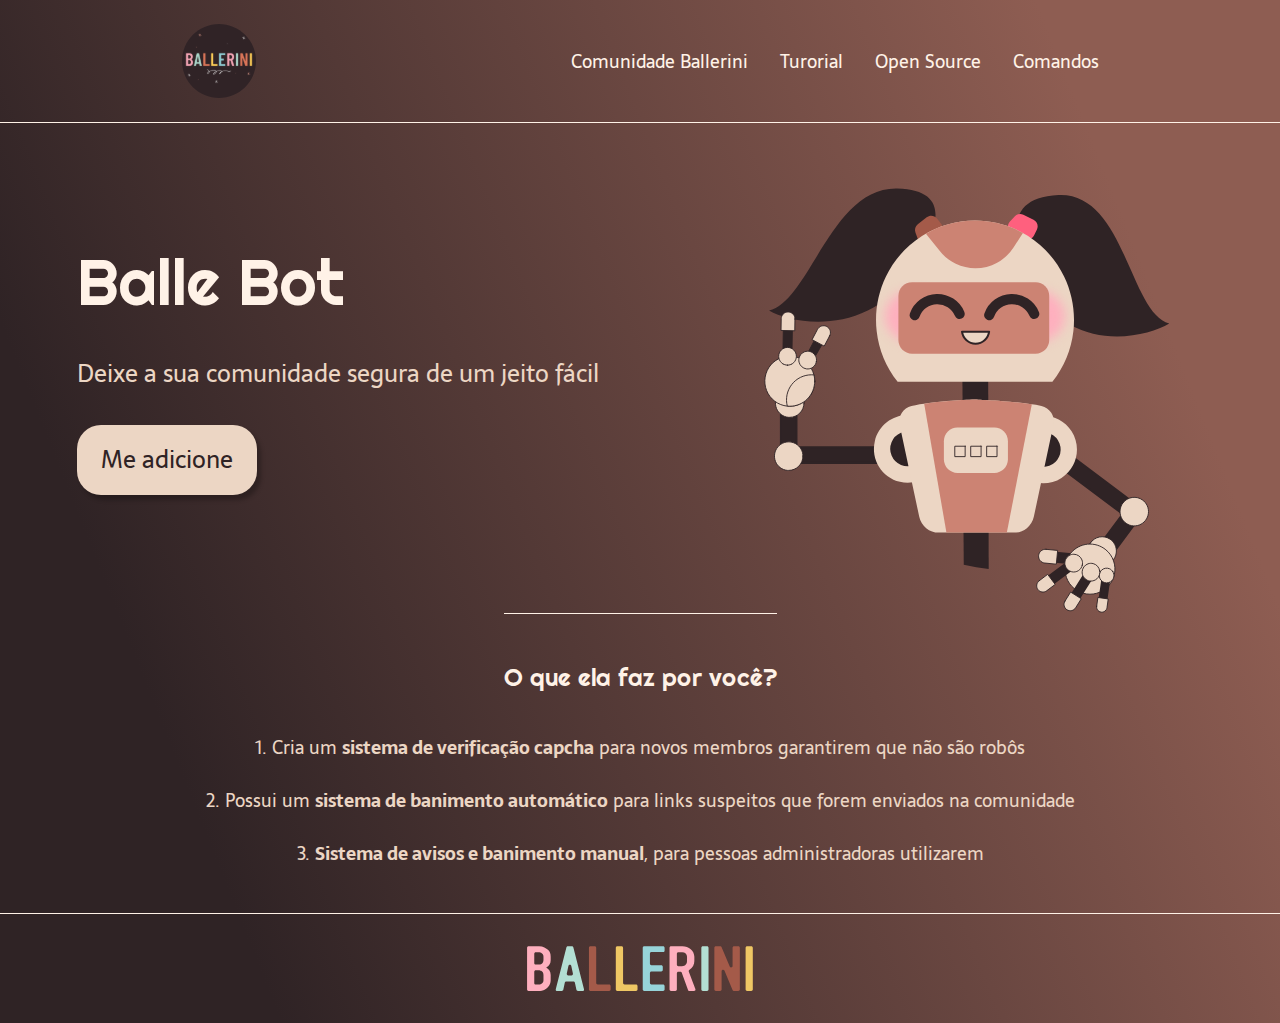
<file: programacao_web/Projeto-0/index.html>
<!DOCTYPE html>
<html lang="pt-BR">
<head>
    <meta charset="UTF-8">
    <meta name="viewport" content="width=device-width, initial-scale=1.0">
    <meta name="description" content="Apenas um teste de descrição da landding page.">
    <title>Landding Page (Pedro Henrique)</title>
    <link rel="stylesheet" type="text/css" href="sytle.css">
</head>
<body>
    <header class="cabecalho">
        <img class="cabecalho-logo-ballerini" src="images/logo.svg" alt="Logo Ballerini">
        <nav class="cabecalho-menu">
            <a class="cabecalho-menu-items">Comunidade Ballerini</a>
            <a class="cabecalho-menu-items">Turorial</a>
            <a class="cabecalho-menu-items">Open Source</a>
            <a class="cabecalho-menu-items">Comandos</a>
        </nav>
    </header>

    <main class="principal">
        <section class="principal-primario">
            <div class="principal-primario-conteudo">
                <h1 class="principal-primario-conteudo-titulo">Balle Bot</h1>
                <h2 class="principal-primario-conteudo-subtitulo">Deixe a sua comunidade segura de um jeito fácil</h2>
                <button class="principal-primario-conteudo-butao">Me adicione</button>
            </div>
            <img class="principal-primario-imagem"src="images/robo-balle-bot.svg" alt="Robo Balle Bot">
        </section>
        <section class="principal-secundario">
            <h3 class="principal-secundario-titulo">O que ela faz por você?</h3>
            <p class="principal-secundario-paragrafo">1. Cria um <strong>sistema de verificação capcha</strong> para novos membros garantirem que não são robôs</p>
            <p class="principal-secundario-paragrafo">2. Possui um <strong>sistema de banimento automático</strong> para links suspeitos que forem enviados na comunidade</p>
            <p class="principal-secundario-paragrafo">3. <strong>Sistema de avisos e banimento manual</strong>, para pessoas administradoras utilizarem</p>
        </section>
    </main>

    <footer class="rodape">
        <img class="rodape-imagem" src="images/ballerini.svg" alt="Nome Ballerini">
    </footer>
</body>
</html>
</file>
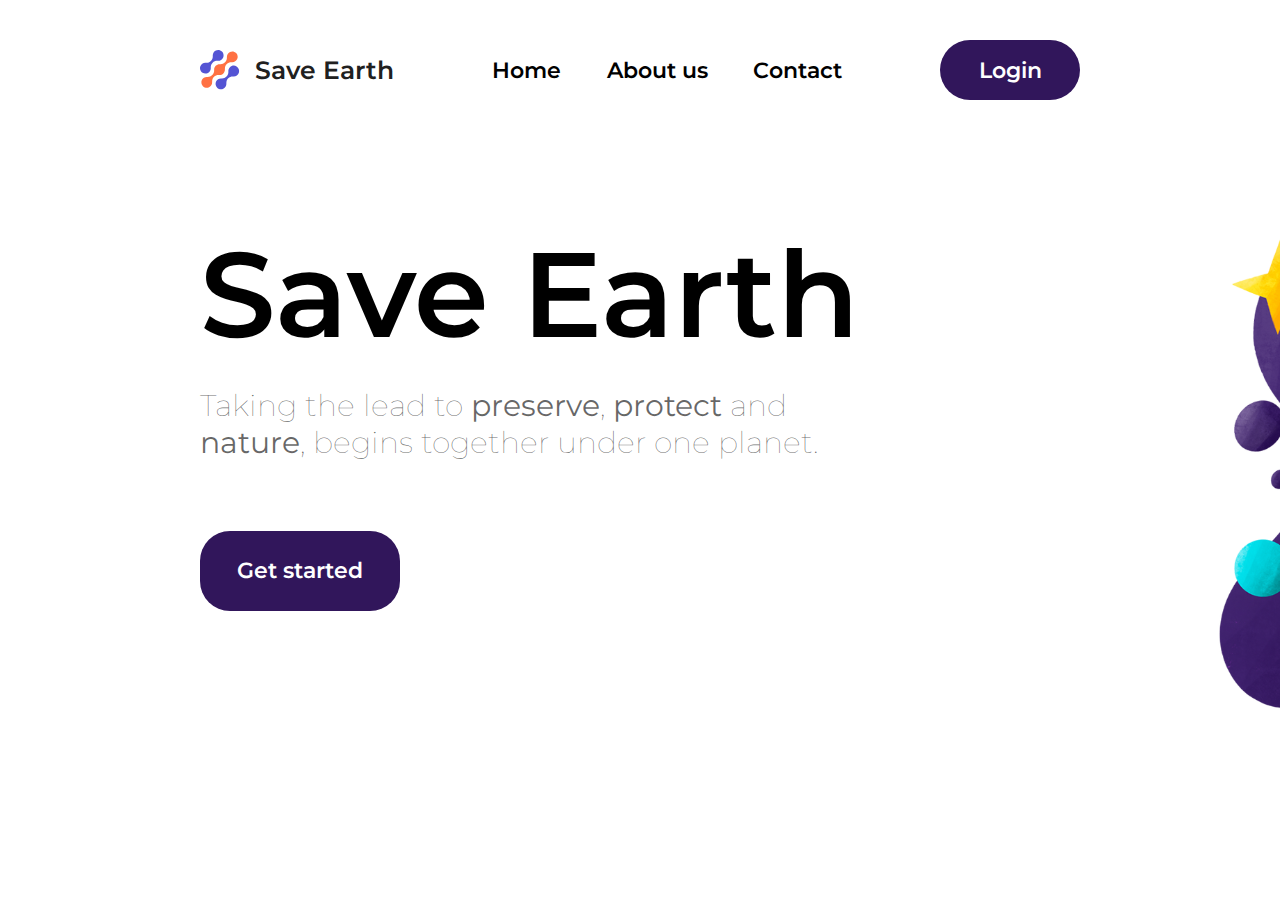
<file: programacao_web/Projeto-1/index.html>
<!DOCTYPE html>
<html lang="pt-BR">
<head>
    <meta charset="UTF-8">
    <meta name="viewport" content="width=device-width, initial-scale=1.0">
    <title>Página Web</title>
    <link rel="stylesheet" type="text/css" href="style.css">
</head>
<body>
    <header class="cabecalho">
        <section class="cabecalho-marca">
            <img class="cabecalho-marca-logo" src="images/logo.svg" alt="Logo">
            <h2 class="cabecalho-marca-titulo">Save Earth</h2>
        </section>
        <nav class="cabecalho-menu">
            <a class="cabecalho-menu-items" href="">Home</a>
            <a class="cabecalho-menu-items" href="">About us</a>
            <a class="cabecalho-menu-items" href="">Contact</a>
        </nav>
        <button class="cabecalho-login">Login</button>
    </header>
    <main class="principal">
        <div class="principal-conteudo">
            <h1 class="principal-conteudo-titulo">Save Earth</h1>
            <p class="principal-conteudo-paragrafo">Taking the lead to <strong>preserve</strong>, <strong>protect</strong> and <strong>nature</strong>, begins together under one planet.</p>
            <button class="principal-conteudo-butao">Get started</button>
        </div>
        <img class="principal-imagem" src="images/image_space.svg" alt="Imagem espaço" width="700px">
    </main>
</body>
</html>
</file>
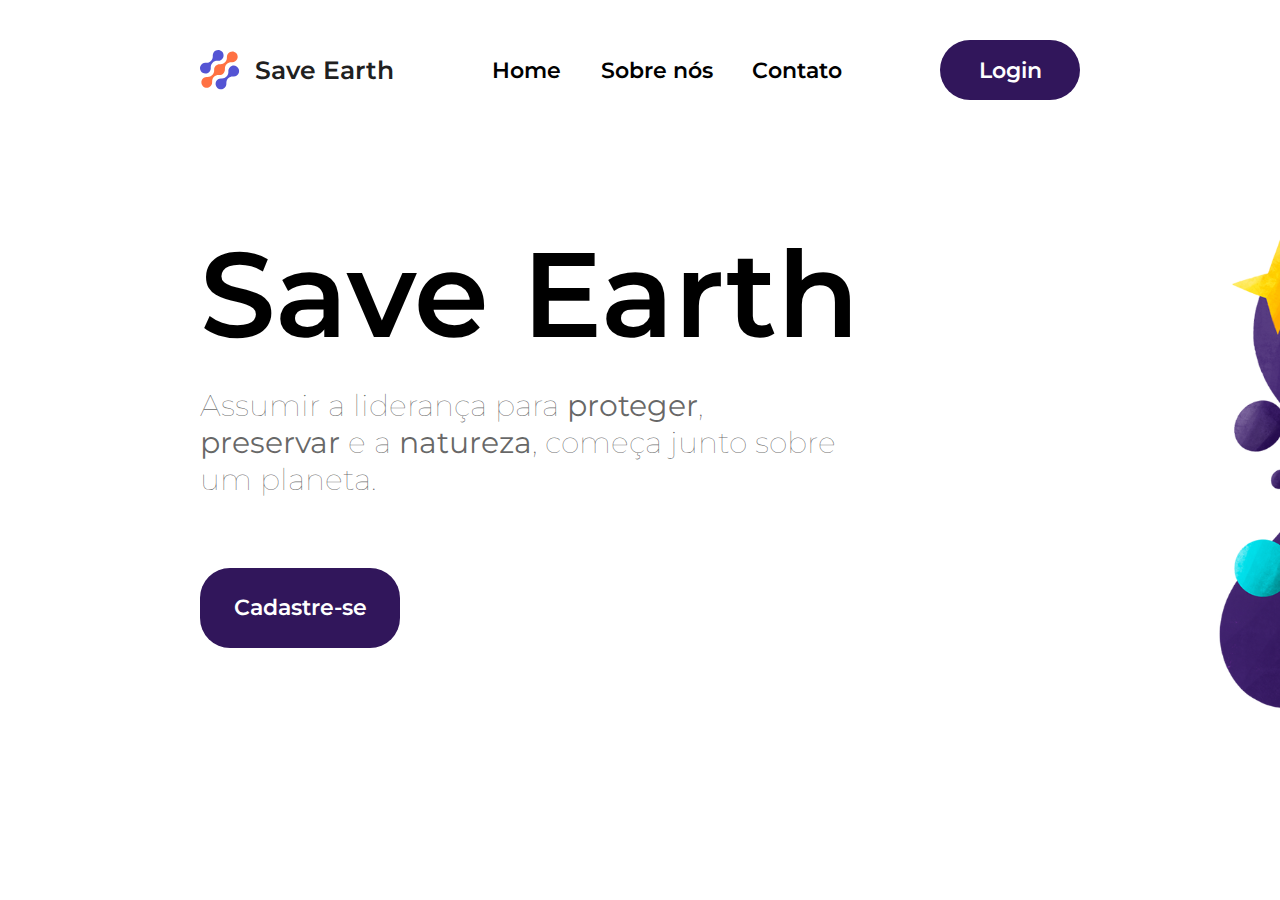
<file: programacao_web/Projeto-2 copy/index.html>
<!DOCTYPE html>
<html lang="pt-BR">
<head>
    <meta charset="UTF-8">
    <meta name="viewport" content="width=device-width, initial-scale=1.0">
    <title>Página Web</title>
    <link rel="stylesheet" type="text/css" href="style.css">
</head>
<body>
    <header class="cabecalho">
        <section class="cabecalho-marca">
            <img class="cabecalho-marca-logo" src="images/logo.svg" alt="Logo">
            <h2 class="cabecalho-marca-titulo">Save Earth</h2>
        </section>
        <nav class="cabecalho-menu">
            <a class="cabecalho-menu-items" href="">Home</a>
            <a class="cabecalho-menu-items" href="">Sobre nós</a>
            <a class="cabecalho-menu-items" href="">Contato</a>
        </nav>
        <button class="cabecalho-login">Login</button>
    </header>
    <main class="principal">
        <div class="principal-conteudo">
            <h1 class="principal-conteudo-titulo">Save Earth</h1>
            <p class="principal-conteudo-paragrafo">Assumir a liderança para <strong>proteger</strong>, <strong>preservar</strong> e a <strong>natureza</strong>, começa junto sobre um planeta.</p>
            <button class="principal-conteudo-butao"><a class="principal-conteudo-butao-texto" href="formulario.html">Cadastre-se</a></button>
        </div>
        <img class="principal-imagem" src="images/image_space.svg" alt="Imagem espaço" width="700px">
    </main>
    <script>
        
    </script>
</body>
</html>
</file>
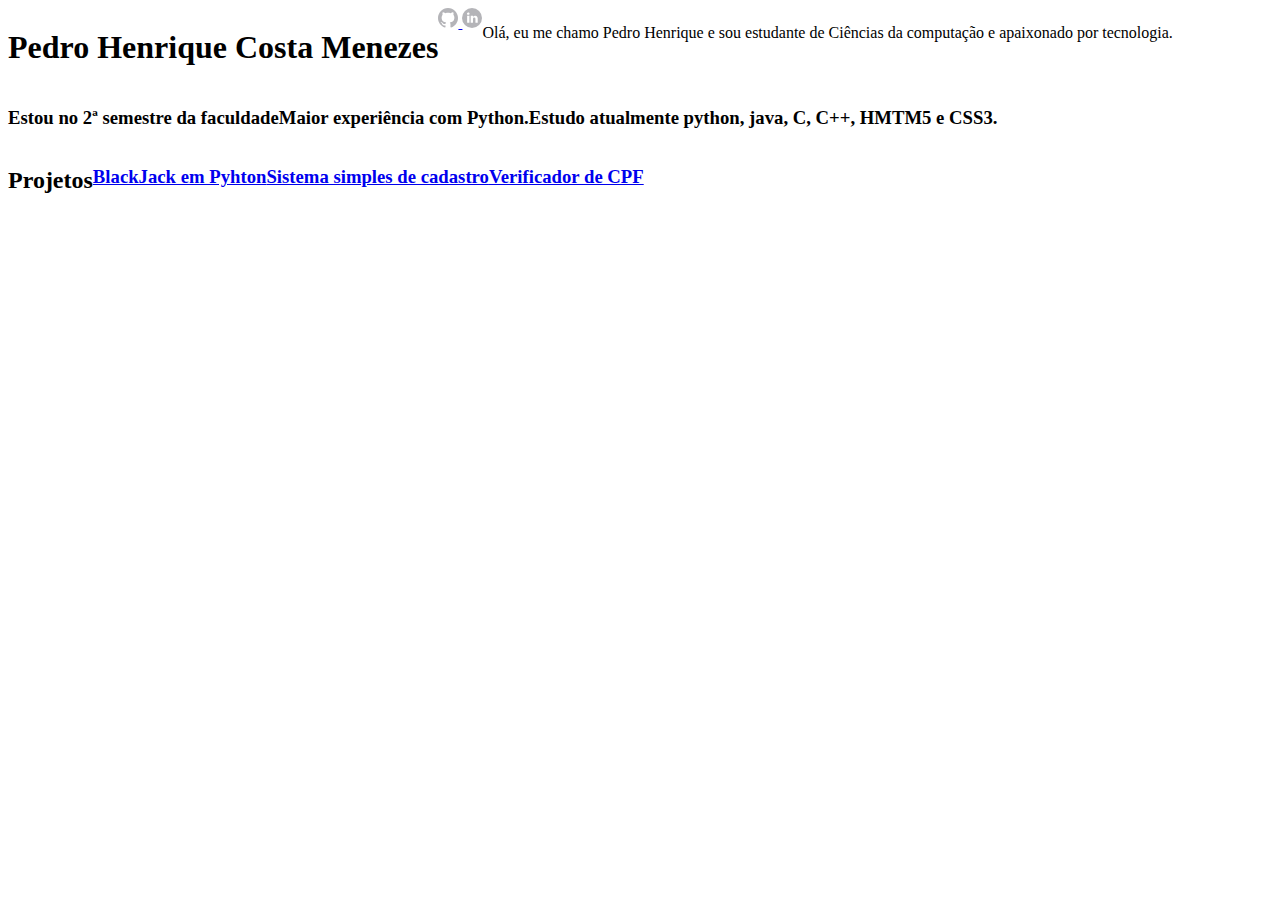
<file: programacao_web/Projeto-Portifolio/index.html>
<!DOCTYPE html>
<html lang="pt-br">
<head>
    <meta charset="UTF-8">
    <meta http-equiv="X-UA-Compatible" content="IE=edge">
    <meta name="viewport" content="width=device-width, initial-scale=1.0">
    <link rel="stylesheet" href="style.css">
    <title>Portifólio</title>
</head>
<body>
    <header class="cabecalho col-s-12">
        <h1 class="cabecalho-titulo col-s-12">Pedro Henrique Costa Menezes</h1>
        <div class="cabecalho-redes-sociais col-s-12">
            <a class="cabecalho-redes-sociais-link" href="https://github.com/pedrohcm129" target="_blank">
                <img class="cabecalho-redes-sociais-imagem" src="images/github.svg" alt="Imagem GitHub">
            </a>
            <a class="cabecalho-redes-sociais-link" href="https://www.linkedin.com/in/pedro-henrique-costa-menezes-791195227/" target="_blank">
                <img class="cabecalho-redes-sociais-imagem" src="images/LinkedIn.svg" alt="Imagem LinkedIn">
            </a>
        </div>
        <p class="cabecalho-paragrafo col-s-12">Olá, eu me chamo Pedro Henrique e sou estudante de Ciências da computação e apaixonado por tecnologia. </p>
    </header>
    <main class="conteudo col-s-12">
        <div class="conteudo-sobre-mim col-s-11">
            <div class="conteudo-circulo-1 col-s-1"></div>
            <h3 class="conteudo-frase ">Estou no 2ª semestre da faculdade</h3>
        </div>

        <div class="conteudo-sobre-mim col-s-11">
            <div class="conteudo-circulo-2 col-s-1"></div>
            <h3 class="conteudo-frase">Maior experiência com Python. </h3>
        </div>
        
        <div class="conteudo-sobre-mim col-s-11">
            <div class="conteudo-circulo-3 col-s-1"></div>
            <h3 class="conteudo-frase">Estudo atualmente python, java, C, C++, HMTM5 e CSS3.</h3>
        </div>
        <div class="conteudo-projetos col-s-12">
            <h2 class="conteudo-projetos-titulo col-s-12">Projetos</h2>
            <a href="https://github.com/pedrohcm129/Projetos-pessoais/tree/master/blackjack" target="_blank" class="conteudo-projetos-projetos col-s-12">
                <div class="conteudo-projetos-projetos-circulo-1"></div>
                <h3 class="conteudo-projetos-projetos-frase">BlackJack em Pyhton</h3>
            </a>
            <a href="https://github.com/pedrohcm129/Projetos-pessoais/tree/master/projeto_de_sistema_de_cadastro" target="_blank" class="conteudo-projetos-projetos col-s-12">
                <div class="conteudo-projetos-projetos-circulo-2 "></div>
                <h3 class="conteudo-projetos-projetos-frase ">Sistema simples de cadastro</h3>
            </a>

            <a href="https://github.com/pedrohcm129/Projetos-pessoais/tree/master/validador_de_cpf_simples" target="_blank" class="conteudo-projetos-projetos col-s-12">
                <div class="conteudo-projetos-projetos-circulo-3 "></div>
                <h3 class="conteudo-projetos-projetos-frase ">Verificador de CPF</h3>
            </a>
        </div>
    </main>
    
</body>
</html>
</file>
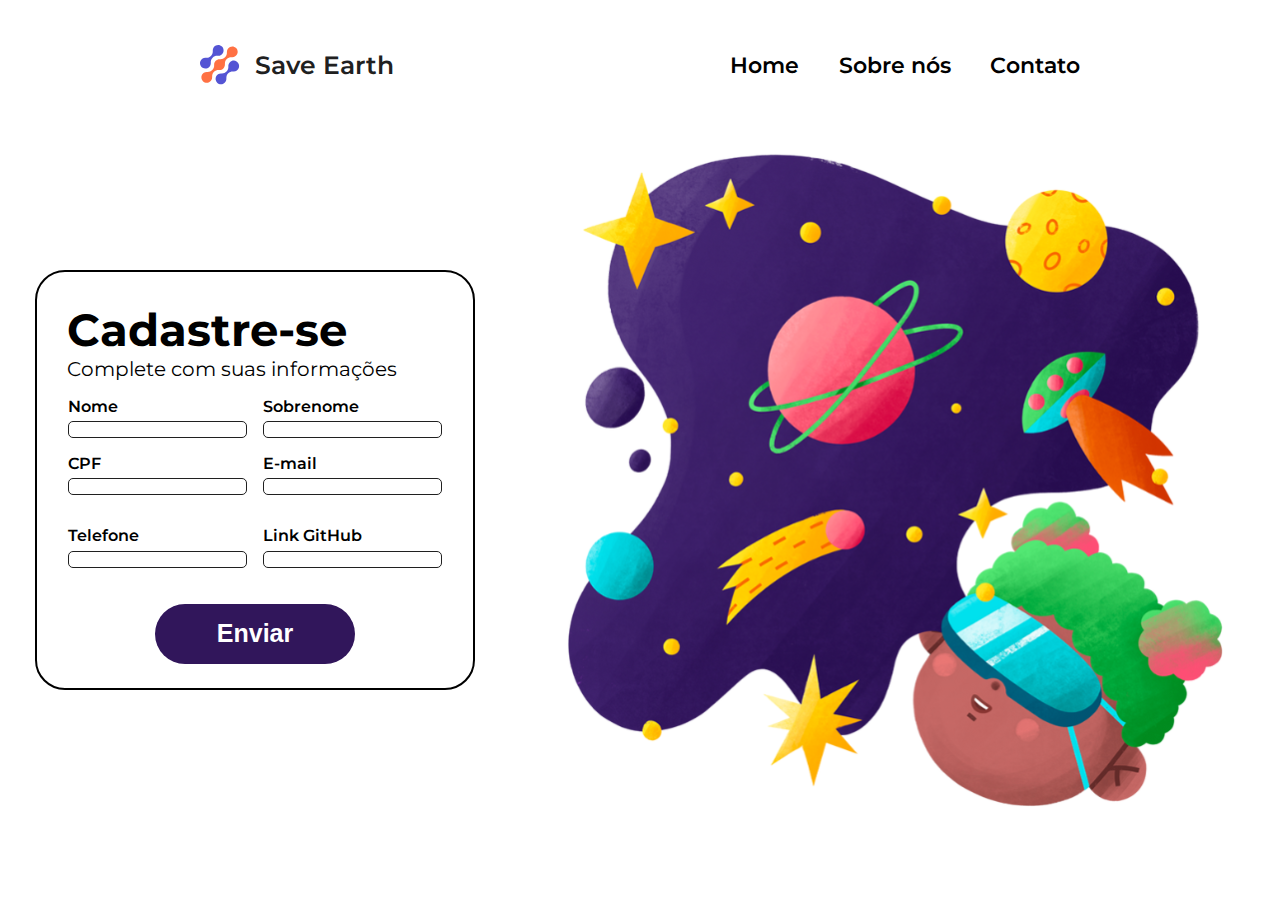
<file: programacao_web/Projeto-2 copy/formulario.html>
<!DOCTYPE html>
<html lang="pt-BR">
<head>
    <meta charset="UTF-8">
    <meta name="viewport" content="width=device-width, initial-scale=1.0">
    <title>Formulário</title>
    <script src="formulario.js" type="text/javascript" defer></script>
    <link rel="stylesheet" type="text/css" href="formulario.css">
</head>
<body>
    <header class="cabecalho">
        <section class="cabecalho-marca">
            <img class="cabecalho-marca-logo" src="images/logo.svg" alt="Logo">
            <h2 class="cabecalho-marca-titulo">Save Earth</h2>
        </section>
        <nav class="cabecalho-menu">
            <a class="cabecalho-menu-items" href="">Home</a>
            <a class="cabecalho-menu-items" href="">Sobre nós</a>
            <a class="cabecalho-menu-items" href="">Contato</a>
        </nav>
    </header>
    <main class="principal">
        <div class="principal-conteudo">
            <div class="principal-conteudo-titulo">
                <h2 class="principal-conteudo-titulo-p1">Cadastre-se</h2>
                <p class="principal-conteudo-titulo-p2">Complete com suas informações</p>
            </div>
    
            <form class="principal-conteudo-formulario" name="formulario">
    
                <fieldset class="principal-conteudo-formulario-nome-sobrenone">
                    <div class="campo">
                        <label for="nome">Nome</label>
                        <input type="text" name="Nome" id="nome">
                    </div>
    
                    <div class="campo">
                        <label for="sobrenome">Sobrenome</label>
                        <input type="text" name="Sobrenome" id="sobrenome">
                    </div>
                </fieldset>
                <div class="principal-conteudo-formilaio-grupo">
                    <div class="campo">
                        <label for="cpf">CPF</label>
                        <input type="text" name="cpf" id="cpf">
                    </div>
                    
                    <div class="campo">
                        <label for="email">E-mail</label>
                        <input type="text" name="email" id="email">
                    </div>
        
                    <div class="campo">
                        <label for="telefone">Telefone</label>
                        <input type="text" name="telefone" id="telefone">
                    </div>
        
                    <div class="campo">
                        <label for="github">Link GitHub</label>
                        <input type="url" name="linkgithub" id="linkgithub">
                    </div>
                </div>
    
                <button class="butao" id="butao" type="submit" onclick="validarUsuario()">Enviar</button>
            </form>
        </div>
        <img class="principal-imagem" src="images/image_space.svg" alt="Imagem espaço" width="700px">
    </main>
</body>
</html>
</file>
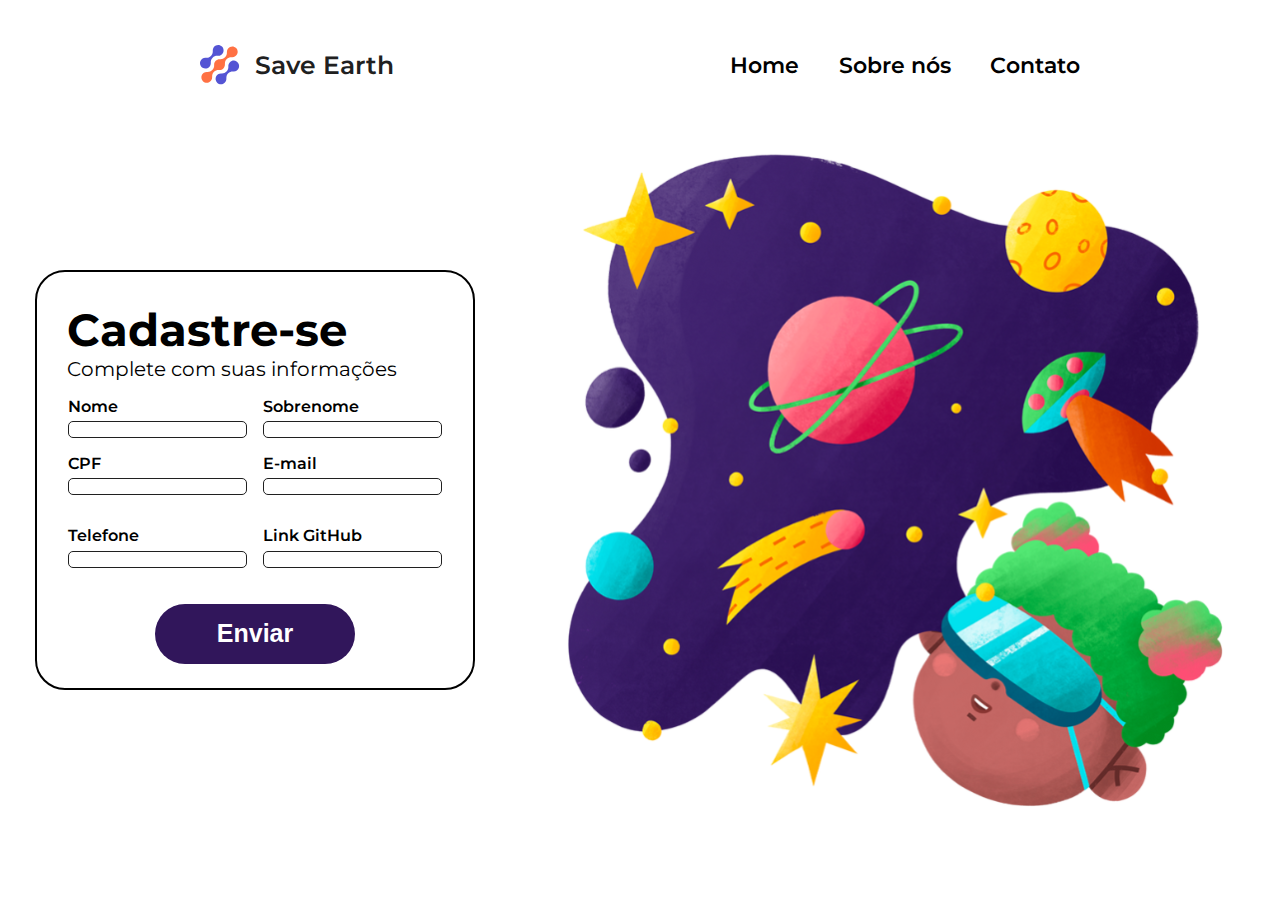
<file: programacao_web/Projeto-2/formulario.html>
<!DOCTYPE html>
<html lang="pt-BR">
<head>
    <meta charset="UTF-8">
    <meta name="viewport" content="width=device-width, initial-scale=1.0">
    <title>Formulário</title>
    <script src="formulario.js" type="text/javascript" defer></script>
    <link rel="stylesheet" type="text/css" href="formulario.css">
</head>
<body>
    <header class="cabecalho">
        <section class="cabecalho-marca">
            <img class="cabecalho-marca-logo" src="images/logo.svg" alt="Logo">
            <h2 class="cabecalho-marca-titulo">Save Earth</h2>
        </section>
        <nav class="cabecalho-menu">
            <a class="cabecalho-menu-items" href="">Home</a>
            <a class="cabecalho-menu-items" href="">Sobre nós</a>
            <a class="cabecalho-menu-items" href="">Contato</a>
        </nav>
    </header>
    <main class="principal">
        <div class="principal-conteudo">
            <div class="principal-conteudo-titulo">
                <h2 class="principal-conteudo-titulo-p1">Cadastre-se</h2>
                <p class="principal-conteudo-titulo-p2">Complete com suas informações</p>
            </div>
    
            <form class="principal-conteudo-formulario" name="formulario">
    
                <fieldset class="principal-conteudo-formulario-nome-sobrenone">
                    <div class="campo">
                        <label for="nome">Nome</label>
                        <input type="text" name="Nome" id="nome">
                    </div>
    
                    <div class="campo">
                        <label for="sobrenome">Sobrenome</label>
                        <input type="text" name="Sobrenome" id="sobrenome">
                    </div>
                </fieldset>
                <div class="principal-conteudo-formilaio-grupo">
                    <div class="campo">
                        <label for="cpf">CPF</label>
                        <input type="text" name="cpf" id="cpf">
                    </div>
                    
                    <div class="campo">
                        <label for="email">E-mail</label>
                        <input type="email" name="email" id="email">
                    </div>
        
                    <div class="campo">
                        <label for="telefone">Telefone</label>
                        <input type="text" name="telefone" id="telefone">
                    </div>
        
                    <div class="campo">
                        <label for="github">Link GitHub</label>
                        <input type="url" name="linkgithub" id="linkgithub">
                    </div>
                </div>
    
                <button class="butao" id="butao">Enviar</button>
            </form>
        </div>
        <img class="principal-imagem" src="images/image_space.svg" alt="Imagem espaço" width="700px">
    </main>
</body>
</html>
</file>
<file: programacao_web/Projeto-1/style.css>
@import url('https://fonts.googleapis.com/css2?family=Montserrat:wght@500;600;700&display=swap');

* {
    margin: 0;
    padding: 0;
    text-decoration: none;
    box-sizing: border-box;
}

body {
    font-size: 100%;
}

.cabecalho {
    display: flex;
    flex-direction: row;
    align-items: center;
    justify-content: space-between;
    margin: 40px 200px;
}

.cabecalho-marca {
    display: flex;
    flex-direction: row;
    align-items: center;
    gap: 15px;
}

.cabecalho-marca-titulo {
    font-family: 'Montserrat', sans-serif;
    font-size: 25px;
    font-style: normal;
    font-weight: 600;
    line-height: 50px;
    color: #202020;
}

.cabecalho-menu {
    height: 50px;
    width: 350px;
    display: flex;
    flex-direction: row;
    align-items: center;
    justify-content: space-between;
}

.cabecalho-menu-items {
    font-family: 'Montserrat', sans-serif;
    font-size: 22px;
    font-weight: 600;
    font-style: normal;
    color: #000000;
}

.cabecalho-menu-items:hover {
    color: #797979;
}

.cabecalho-login {
    font-family: 'Montserrat', sans-serif;
    font-size: 22px;
    font-style: normal;
    font-weight: 600;
    color: #FFFFFF;
    background-color: #31165B;
    border: none;
    border-radius: 30px;
    width: 140px;
    height: 60px;
}

.cabecalho-login:hover {
    background-color: #8c6bc2;
}

.principal {
    display: flex;
    flex-direction: row;
    align-items: center;
    gap: 250px;
    margin: 100px 200px;
}

.principal-conteudo {
    display: flex;
    flex-direction: column;
    width: 750px;
    height: 550px;
}

.principal-conteudo-titulo {
    font-family: 'Montserrat', sans-serif;
    font-size: 120px;
    font-style: normal;
    font-weight: 600;
    color: #000000;
    width: 790px;
}

.principal-conteudo-paragrafo {
    font-family: 'Montserrat', sans-serif;
    font-size: 30px;
    font-style: normal;
    font-weight: 50;
    color: rgba(0, 0, 0, 0.6);
    padding-bottom: 70px;
    padding-right: 100px;
    margin-top: 20px;
}

.principal-conteudo-butao {
    font-family: 'Montserrat', sans-serif;
    font-size: 22px;
    font-style: normal;
    font-weight: 600;
    color: #FFFFFF;
    background-color: #31165B;
    border: none;
    border-radius: 30px;
    width: 200px;
    height: 80px;
}

.principal-conteudo-butao:hover {
    background-color: #8c6bc2;
}
</file>
<file: programacao_web/Projeto-2 copy/style.css>
@import url('https://fonts.googleapis.com/css2?family=Montserrat:wght@500;600;700&display=swap');

* {
    margin: 0;
    padding: 0;
    text-decoration: none;
    box-sizing: border-box;
}

body {
    font-size: 100%;
}

.cabecalho {
    display: flex;
    flex-direction: row;
    align-items: center;
    justify-content: space-between;
    margin: 40px 200px;
}

.cabecalho-marca {
    display: flex;
    flex-direction: row;
    align-items: center;
    gap: 15px;
}

.cabecalho-marca-titulo {
    font-family: 'Montserrat', sans-serif;
    font-size: 25px;
    font-style: normal;
    font-weight: 600;
    line-height: 50px;
    color: #202020;
}

.cabecalho-menu {
    height: 50px;
    width: 350px;
    display: flex;
    flex-direction: row;
    align-items: center;
    justify-content: space-between;
}

.cabecalho-menu-items {
    font-family: 'Montserrat', sans-serif;
    font-size: 22px;
    font-weight: 600;
    font-style: normal;
    color: #000000;
}

.cabecalho-menu-items:hover {
    color: #797979;
}

.cabecalho-login {
    font-family: 'Montserrat', sans-serif;
    font-size: 22px;
    font-style: normal;
    font-weight: 600;
    color: #FFFFFF;
    background-color: #31165B;
    border: none;
    border-radius: 30px;
    width: 140px;
    height: 60px;
}

.cabecalho-login:hover {
    background-color: #8c6bc2;
}

.principal {
    display: flex;
    flex-direction: row;
    align-items: center;
    gap: 250px;
    margin: 100px 200px;
}

.principal-conteudo {
    display: flex;
    flex-direction: column;
    width: 750px;
    height: 550px;
}

.principal-conteudo-titulo {
    font-family: 'Montserrat', sans-serif;
    font-size: 120px;
    font-style: normal;
    font-weight: 600;
    color: #000000;
    width: 790px;
}

.principal-conteudo-paragrafo {
    font-family: 'Montserrat', sans-serif;
    font-size: 30px;
    font-style: normal;
    font-weight: 50;
    color: rgba(0, 0, 0, 0.6);
    padding-bottom: 70px;
    padding-right: 100px;
    margin-top: 20px;
}

.principal-conteudo-butao {
    background-color: #31165B;
    border: none;
    border-radius: 30px;
    width: 200px;
    height: 80px;
    text-align: center;
}

.principal-conteudo-butao-texto {
    font-family: 'Montserrat', sans-serif;
    font-size: 22px;
    font-style: normal;
    font-weight: 600;
    color: #FFFFFF;
}

.principal-conteudo-butao:hover {
    background-color: #8c6bc2;
}
</file>
<file: programacao_web/Projeto-Portifolio/style.css>
@import url('https://fonts.googleapis.com/css2?family=JetBrains+Mono&display=swap');

/* Divisão do site em colunas */
@media screen and (max-width: 480px){
    * {
        margin: 0;
        padding: 0;
        box-sizing: border-box;
        text-decoration: none;
        font-family: 'JetBrains Mono', monospace;
        font-weight: 400;
        font-style: normal;
        letter-spacing: 1.1px;
    }

    .cabecalho {
        padding: 30px 30px 0px 30px;
    }
    
    .cabecalho-titulo {
        color: #494747;
        font-size: 46px;
        margin-bottom: 15px;
    }
    
    .cabecalho-redes-sociais {
        margin-bottom: 15px;
    }
    .cabecalho-redes-sociais-imagem {
        width: 25px;
        height: 25px;
    }
    .cabecalho-paragrafo {
        font-size: 17px;
        color: #616060;
        line-height: 20px;
    }
    .conteudo {
        display: flex;
        flex-direction: column;
        padding: 30px;
    }
    .conteudo-sobre-mim {
        display: flex;
        flex-direction: row;
        align-items: center;
        margin-bottom: 12px;
    }
    .conteudo-circulo-1 {
        min-width: 30px;
        height: 30px;
        border-radius: 100%;
        background-color: #C4C4C4;
        margin-right: 10px;
    }
    
    .conteudo-circulo-2 {
        min-width: 30px;
        height: 30px;
        border-radius: 100%;
        background-color: #AFAFAF;
        margin-right: 10px;
    }
    
    .conteudo-circulo-3 {
        min-width: 30px;
        height: 30px;
        border-radius: 100%;
        background-color: #8C8C8C;
        margin-right: 10px;
        
    }
    
    .conteudo-frase {
        font-size: 15px;
        color: #6C6C6C;
        min-height: 18px;
        width: 350px;
        line-height: 19px;
    }

    .conteudo-projetos {
        margin-top: 25px;
    }

    .conteudo-projetos-titulo {
        color: #616060;
        font-size: 18px;
        font-weight: 400;
        line-height: 22px;
        font-style: normal;
        margin-bottom: 8px;
    }

    .conteudo-projetos-projetos {
        display: flex;
        flex-direction: row;
        align-items: center;
        margin-bottom: 8px;
    }

    .conteudo-projetos-projetos-circulo-1 {
        background-color: #C4C4C4;
        min-width: 25px;
        height: 25px;
        border-radius: 100%;
        margin-right: 7px;
    }
    .conteudo-projetos-projetos-circulo-2 {
        background-color: #AFAFAF;
        min-width: 25px;
        height: 25px;
        border-radius: 100%;
        margin-right: 7px;
    }
    .conteudo-projetos-projetos-circulo-3 {
        background-color: #8C8C8C;
        min-width: 25px;
        height: 25px;
        border-radius: 100%;
        margin-right: 7px;
    }

    .conteudo-projetos-projetos-frase {
        font-size: 14px;
        font-weight: 400;
        font-style: normal;
        color: #606060;
        line-height: 15px;
    }
    [class*='col-'] {
        float: left;
    }

    .col-s-1 {width: 8.33%;}
    .col-s-2 {width: 16.66%;}
    .col-s-3 {width: 25%;}
    .col-s-4 {width: 33.33%;}
    .col-s-5 {width: 41.66%;}
    .col-s-6 {width: 50%;}
    .col-s-7 {width: 58.33%;}
    .col-s-8 {width: 66.66%;}
    .col-s-9 {width: 75%;}
    .col-s-10 {width: 83.33%;}
    .col-s-11 {width: 91.66%;}
    .col-s-12 {width: 100%;}
}

@media screen and (min-width: 481px) and (max-width: 767px) {
    [class*='col-'] {
        float: left;
    }
    
    .col-m-1 {width: 8.33%;}
    .col-m-2 {width: 16.66%;}
    .col-m-3 {width: 25%;}
    .col-m-4 {width: 33.33%;}
    .col-m-5 {width: 41.66%;}
    .col-m-6 {width: 50%;}
    .col-m-7 {width: 58.33%;}
    .col-m-8 {width: 66.66%;}
    .col-m-9 {width: 75%;}
    .col-m-10 {width: 83.33%;}
    .col-m-11 {width: 91.66%;}
    .col-m-12 {width: 100%;}
}

@media screen and (min-width: 768px){
    [class*='col-'] {
        float: left;
    }

    .col-l-1 {width: 8.33%;}
    .col-l-2 {width: 16.66%;}
    .col-l-3 {width: 25%;}
    .col-l-4 {width: 33.33%;}
    .col-l-5 {width: 41.66%;}
    .col-l-6 {width: 50%;}
    .col-l-7 {width: 58.33%;}
    .col-l-8 {width: 66.66%;}
    .col-l-9 {width: 75%;}
    .col-l-10 {width: 83.33%;}
    .col-l-11 {width: 91.66%;}
    .col-l-12 {width: 100%;}
}
</file>
<file: programacao_web/Projeto-2 copy/formulario.css>
@import url('https://fonts.googleapis.com/css2?family=Montserrat:wght@500;600;700&display=swap');

* {
    margin: 0;
    padding: 0;
    text-decoration: none;
    box-sizing: border-box;
}

body {
    font-size: 100%;
}

.cabecalho {
    display: flex;
    flex-direction: row;
    align-items: center;
    justify-content: space-between;
    margin: 40px 200px;
}

.cabecalho-marca {
    display: flex;
    flex-direction: row;
    align-items: center;
    gap: 15px;
}

.cabecalho-marca-titulo {
    font-family: 'Montserrat', sans-serif;
    font-size: 25px;
    font-style: normal;
    font-weight: 600;
    line-height: 50px;
    color: #202020;
}

.cabecalho-menu {
    height: 50px;
    width: 350px;
    display: flex;
    flex-direction: row;
    align-items: center;
    justify-content: space-between;
}

.cabecalho-menu-items {
    font-family: 'Montserrat', sans-serif;
    font-size: 22px;
    font-weight: 600;
    font-style: normal;
    color: #000000;
}

.cabecalho-menu-items:hover {
    color: #797979;
}

.cabecalho-login {
    font-family: 'Montserrat', sans-serif;
    font-size: 22px;
    font-style: normal;
    font-weight: 600;
    color: #FFFFFF;
    background-color: #31165B;
    border: none;
    border-radius: 30px;
    width: 140px;
    height: 60px;
}

.cabecalho-login:hover {
    background-color: #8c6bc2;
}

.principal {
    display: flex;
    justify-content: space-around;
    align-items: center;
    flex-direction: row;
    font-family: 'Montserrat';
    font-size: 16px;

}

.principal-conteudo {
    border: 2px solid #000000;
    padding: 30px;
    border-radius: 30px;
    width: 440px;
    height: 420px;
}

.principal-conteudo-titulo {
    margin-bottom: 1rem;
    font-size: 30px;
}
.principal-conteudo-titulo-p2 {
    font-size: 20px;
}

.principal-conteudo-formulario {
    display: flex;
    flex-direction: column;
}

.principal-conteudo-formilaio-grupo {
    display: flex;
    flex-wrap: wrap;
    gap: 15px;
    justify-content: space-around;
}

.principal-conteudo-formulario-nome-sobrenone {
    display: flex;
    gap: 15px;
    justify-content: space-around;
}

fieldset {
    border: 0;
}

input, button {
    border-radius: 5px;
}

.campo {
    margin-bottom: 1rem;
}

.campo label {
    margin-bottom: 0.2rem;
    display: block;
    font-weight: 600;
}

.campo input {
    border: 1px solid #202020;
    box-shadow: none;
}

.campo input:focus {
    background-color: #ece9e9;
}

.butao {
    border: 0;
    background-color: #31165B;
    justify-content: space-around;
    width: 200px;
    height: 60px;
    border-radius: 30px;
    color:#ece9e9;
    font-size: 25px;
    font-style: normal;
    font-weight: 600;
    color: #FFFFFF;
    display: block;
    margin: 20px auto;
}

.butao:hover {
    background-color: #8c6bc2;
}
</file>
<file: programacao_web/Projeto-2/formulario.css>
@import url('https://fonts.googleapis.com/css2?family=Montserrat:wght@500;600;700&display=swap');

* {
    margin: 0;
    padding: 0;
    text-decoration: none;
    box-sizing: border-box;
}

body {
    font-size: 100%;
}

.cabecalho {
    display: flex;
    flex-direction: row;
    align-items: center;
    justify-content: space-between;
    margin: 40px 200px;
}

.cabecalho-marca {
    display: flex;
    flex-direction: row;
    align-items: center;
    gap: 15px;
}

.cabecalho-marca-titulo {
    font-family: 'Montserrat', sans-serif;
    font-size: 25px;
    font-style: normal;
    font-weight: 600;
    line-height: 50px;
    color: #202020;
}

.cabecalho-menu {
    height: 50px;
    width: 350px;
    display: flex;
    flex-direction: row;
    align-items: center;
    justify-content: space-between;
}

.cabecalho-menu-items {
    font-family: 'Montserrat', sans-serif;
    font-size: 22px;
    font-weight: 600;
    font-style: normal;
    color: #000000;
}

.cabecalho-menu-items:hover {
    color: #797979;
}

.cabecalho-login {
    font-family: 'Montserrat', sans-serif;
    font-size: 22px;
    font-style: normal;
    font-weight: 600;
    color: #FFFFFF;
    background-color: #31165B;
    border: none;
    border-radius: 30px;
    width: 140px;
    height: 60px;
}

.cabecalho-login:hover {
    background-color: #8c6bc2;
}

.principal {
    display: flex;
    justify-content: space-around;
    align-items: center;
    flex-direction: row;
    font-family: 'Montserrat';
    font-size: 16px;

}

.principal-conteudo {
    border: 2px solid #000000;
    padding: 30px;
    border-radius: 30px;
    width: 440px;
    height: 420px;
}

.principal-conteudo-titulo {
    margin-bottom: 1rem;
    font-size: 30px;
}
.principal-conteudo-titulo-p2 {
    font-size: 20px;
}

.principal-conteudo-formulario {
    display: flex;
    flex-direction: column;
}

.principal-conteudo-formilaio-grupo {
    display: flex;
    flex-wrap: wrap;
    gap: 15px;
    justify-content: space-around;
}

.principal-conteudo-formulario-nome-sobrenone {
    display: flex;
    gap: 15px;
    justify-content: space-around;
}

fieldset {
    border: 0;
}

input, button {
    border-radius: 5px;
}

.campo {
    margin-bottom: 1rem;
}

.campo label {
    margin-bottom: 0.2rem;
    display: block;
    font-weight: 600;
}

.campo input {
    border: 1px solid #202020;
    box-shadow: none;
}

.campo input:focus {
    background-color: #ece9e9;
}

.butao {
    border: 0;
    background-color: #31165B;
    justify-content: space-around;
    width: 200px;
    height: 60px;
    border-radius: 30px;
    color:#ece9e9;
    font-size: 25px;
    font-style: normal;
    font-weight: 600;
    color: #FFFFFF;
    display: block;
    margin: 20px auto;
}

.butao:hover {
    background-color: #8c6bc2;
}
</file>
<file: programacao_web/Projeto-0/sytle.css>
@import url('https://fonts.googleapis.com/css2?family=Righteous&family=Sarala:wght@400;700&display=swap');
/* Reset CSS */
* {
    /* Espaço entre a limites classe e o exterior */
    margin: 0;
    /* Esoaço entre os limites da classe e o conteudo */
    padding: 0;
    box-sizing: border-box;
    text-decoration: none;
}

body {
    font-size: 100%;
    background: linear-gradient(68.15deg, #2F2325 16.62%, #8E5D52 85.61%);
}

.cabecalho {
    display: flex;
    flex-direction: row;
    align-items: center;
    justify-content: space-around;
    padding: 24px;
}

.cabecalho-logo-ballerini {
    /* Altura */
    height: 74px;
}

.cabecalho-menu {
    display: flex;
    gap: 32px;
}

.cabecalho-menu-items {
    /* 'Família' da fonte */
    font-family: 'Sarala', sans-serif;
    /* Cor da fonte */
    color: #FFF2E7;
    /* Tamanho da fonte */
    font-size: 18px;
    /* Peso da fonte */
    font-weight: 400;
    /* Se ela for normal ou em negrito, por exemplo */
    font-style: normal;
}

/* Hover é usado para mudar o conteudo da classe quando o mouse estiver em cima */
.cabecalho-menu-items:hover {
    color: rgba(236, 214, 196, 0.53)
}

.principal {
    /* Borda do topo */
    border-top: 0.4px solid #FFF2E7;
    /* Margem de baixo dos conteudos do seletor */
    margin-bottom: 45px;
}

.principal-primario {
    display: flex;
    flex-direction: row;
    align-items: center;
    justify-content: space-around;
}

.principal-primario-conteudo {
    display: flex;
    flex-direction: column;
    gap: 32px;
}

.principal-primario-conteudo-titulo {
    font-family: 'Righteous', cursive;
    font-size: 64px;
    font-weight: 400;
    font-style: normal;
    color: #FFF2E7
}

.principal-primario-conteudo-subtitulo {
    font-family: 'Sarala', sans-serif;
    font-size: 24px;
    font-weight: 400;
    font-style: normal;
    color: #ECD6C4;
}

.principal-primario-conteudo-butao {
    /* Cor do background */
    background-color: #ECD6C4;
    /* Comprimento */
    width: 180px;
    /* Largura */
    height: 70px;
    border: none;
    /* Borda arrendondada */
    border-radius: 24px;
    /* Sombra */
    box-shadow: 4px 5px 4px rgba(0, 0, 0, 0.25);
    font-family: 'Sarala', sans-serif;
    font-size: 24px;
    font-weight: 400;
    font-style: normal;
    color: #2F2325
}

.principal-primario-conteudo-butao:hover {
    background-color: rgba(236, 214, 196, 0.53)
}

.principal-primario-imagem {
    width: 450px;
}

.principal-secundario {
    display: flex;
    flex-direction: column;
    align-items: center;
    gap: 24px
}

.principal-secundario-titulo {
    border-top: 0.4px solid #FFF2E7;
    padding-top: 48px;
    font-family: 'Righteous', cursive;
    font-size: 24px;
    font-weight: 400;
    font-style: normal;
    color: #FFF2E7;
    margin-bottom: 16px;
}

.principal-secundario-paragrafo {
    font-family: 'Sarala', sans-serif;
    font-size: 18px;
    font-weight: 400;
    font-style: normal;
    color: #ECD6C4;
}

.rodape {
    padding: 32px;
    border-top: 00.4px solid #FFF2E7;
}

.rodape-imagem {
    height: 45px;
    display: block;
    margin: 0 auto
}
</file>
